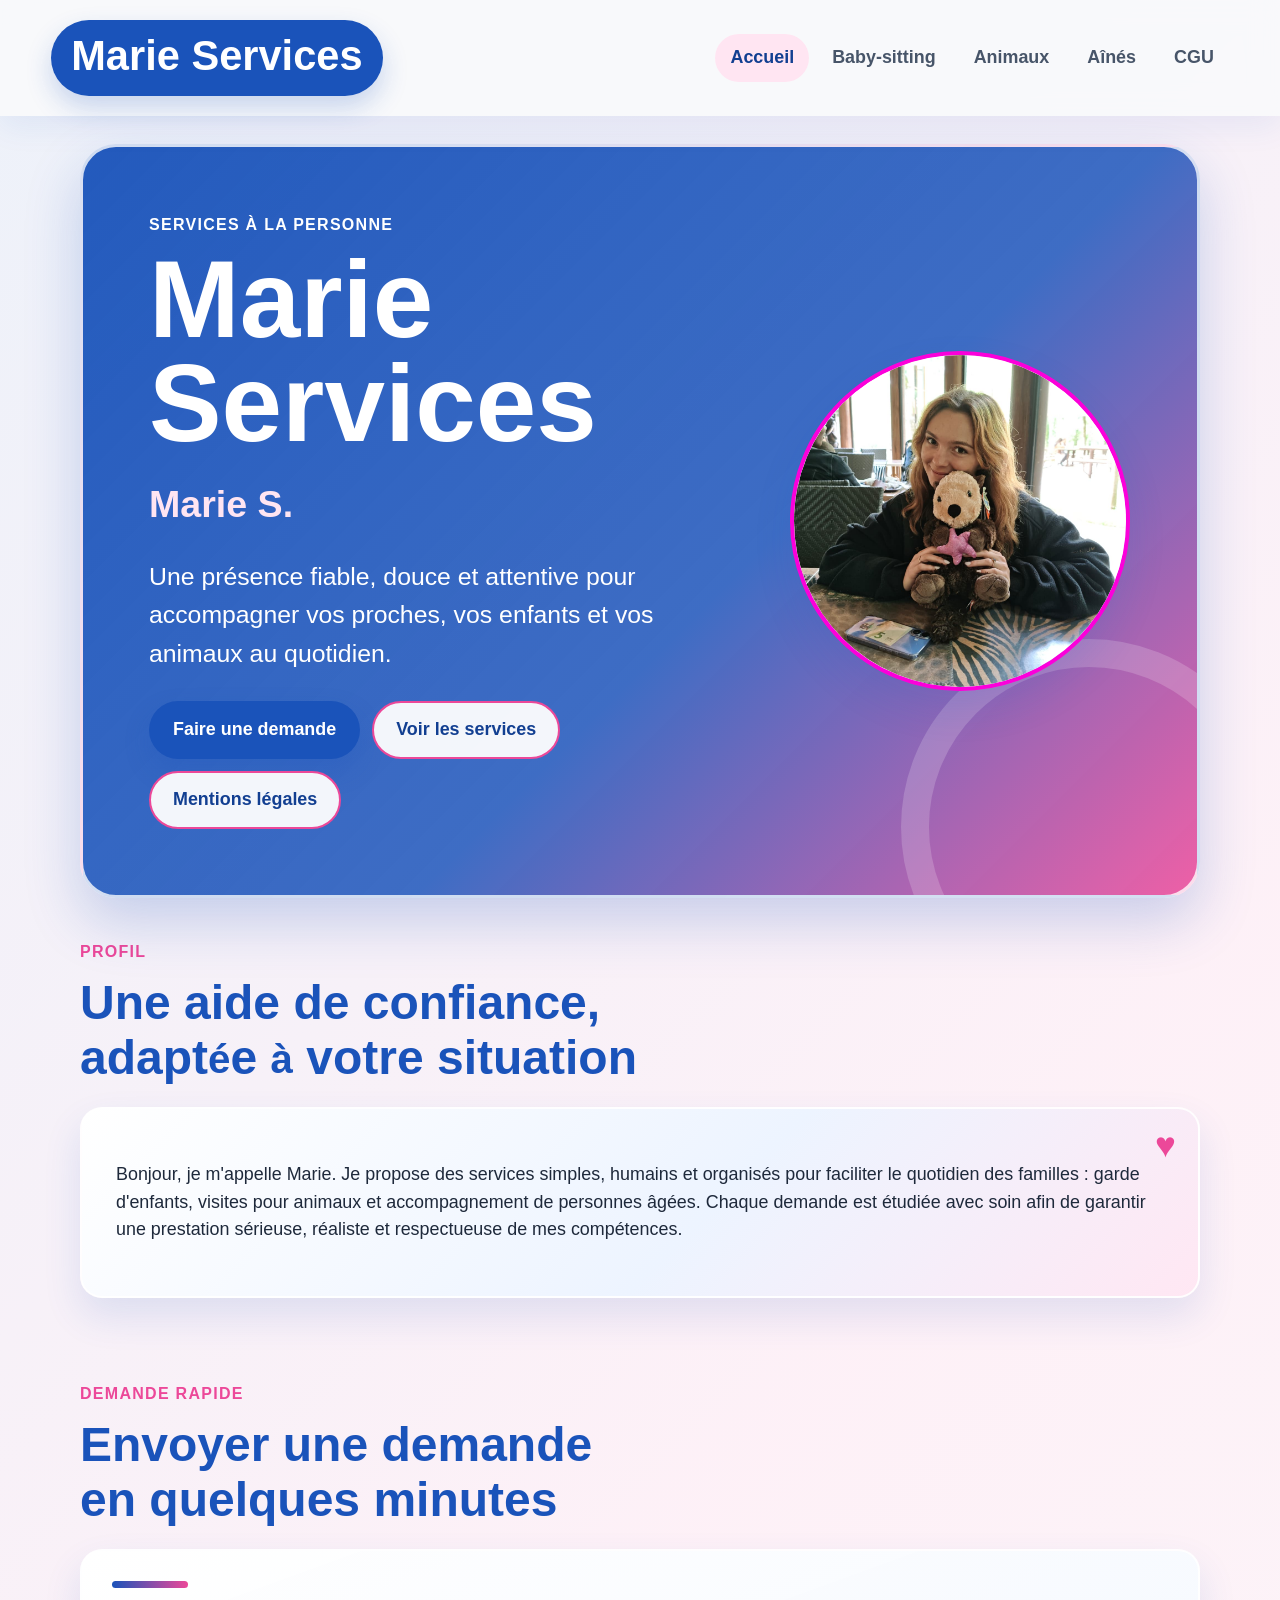
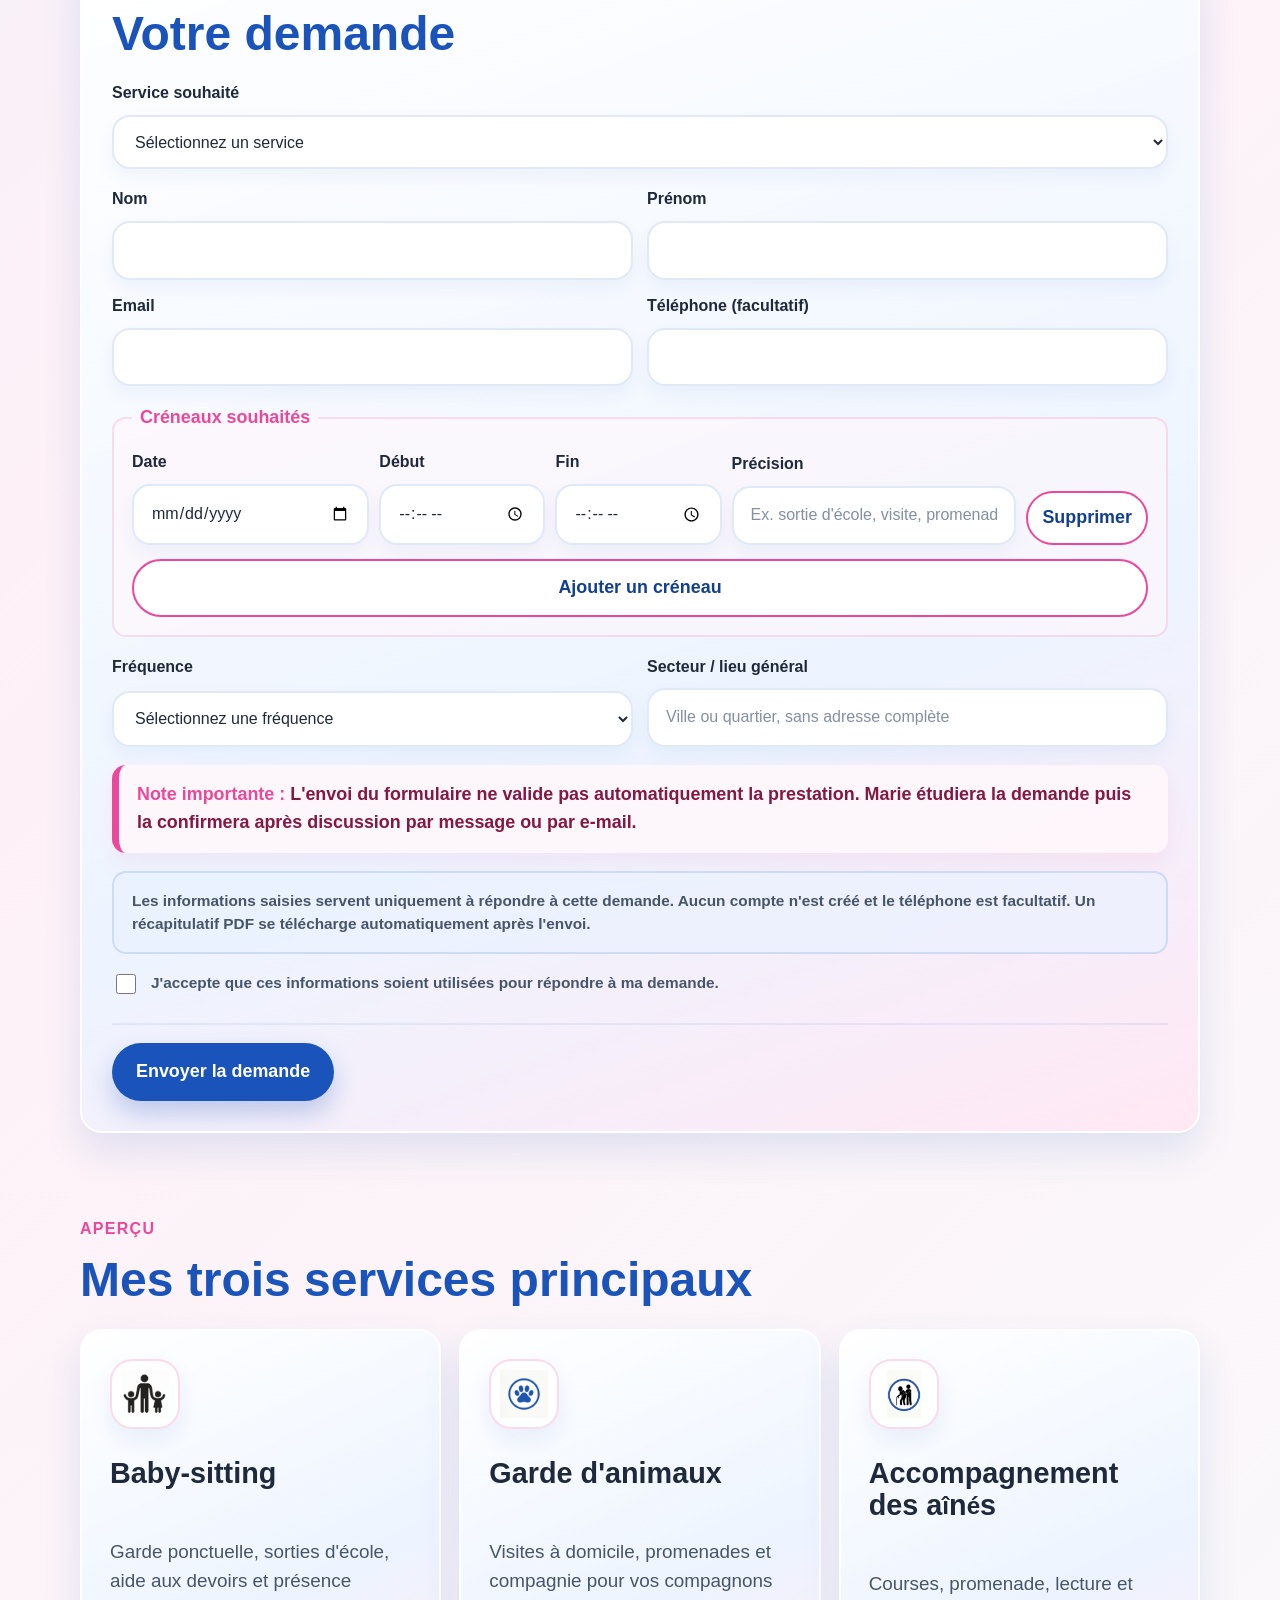
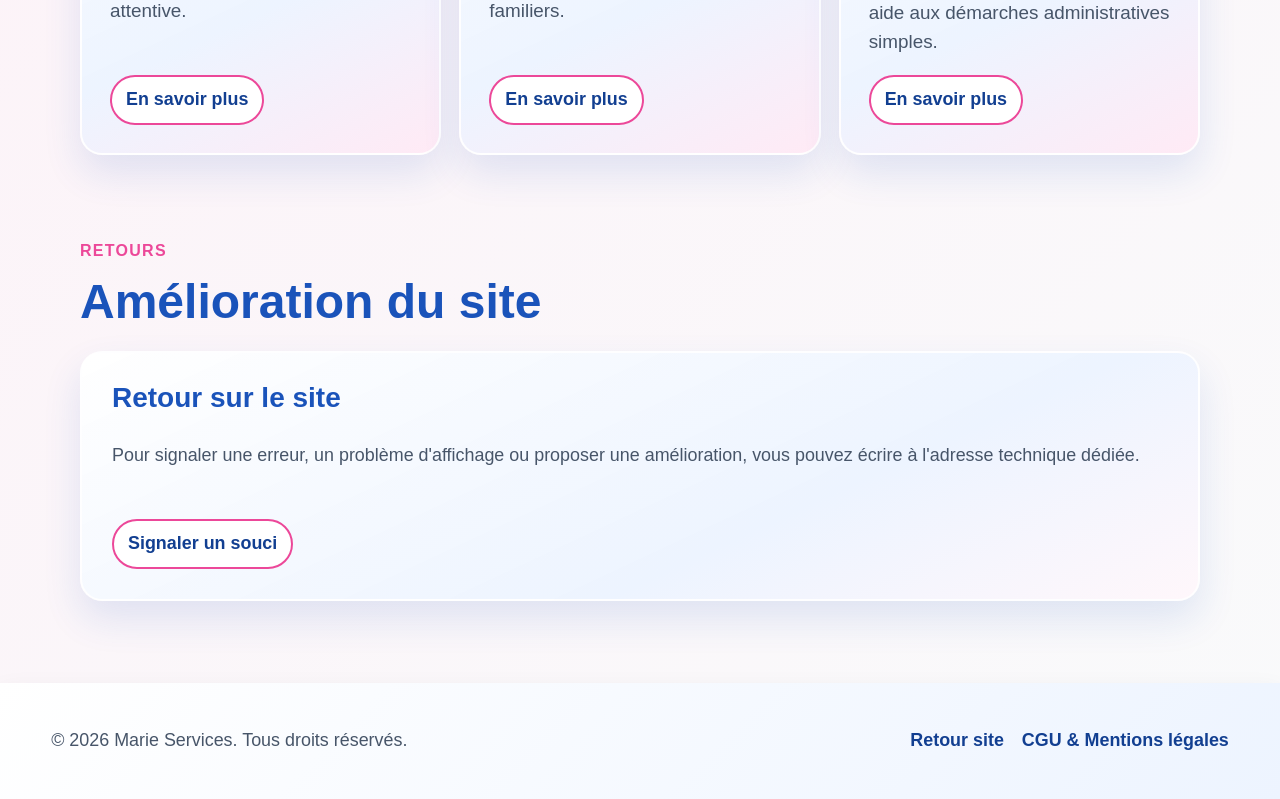
<file: index.html>
<!DOCTYPE html>
<html lang="fr">
<head>
  <meta charset="UTF-8">
  <meta name="viewport" content="width=device-width, initial-scale=1.0">
  <meta name="description" content="Services de baby-sitting, garde d'animaux et accompagnement des aînés.">
  <title>Marie Services - Accueil</title>
  <link rel="stylesheet" href="style.css">
  <script src="script.js" defer></script>
</head>
<body>
  <header class="site-header">
    <a class="site-brand" href="index.html" aria-label="Marie Services, retour à l'accueil">Marie Services</a>
    <button class="nav-toggle" type="button" aria-expanded="false" aria-controls="main-nav">
      <span class="sr-only">Ouvrir le menu</span>
      <span aria-hidden="true"></span>
      <span aria-hidden="true"></span>
      <span aria-hidden="true"></span>
    </button>
    <nav class="main-nav" id="main-nav" aria-label="Navigation principale">
      <a href="index.html">Accueil</a>
      <a href="babysitting.html">Baby-sitting</a>
      <a href="animaux.html">Animaux</a>
      <a href="seniors.html">Aînés</a>
      <a href="cgu.html">CGU</a>
    </nav>
  </header>

  <main>
    <section class="hero hero-home">
      <div class="hero-content">
        <p class="eyebrow">Services à la personne</p>
        <h1>Marie Services</h1>
        <p class="hero-name">Marie S.</p>
        <p class="hero-text">Une présence fiable, douce et attentive pour accompagner vos proches, vos enfants et vos animaux au quotidien.</p>
        <div class="hero-actions">
          <a class="btn btn-primary" href="#demande-rapide">Faire une demande</a>
          <a class="btn btn-secondary" href="#services-title">Voir les services</a>
          <a class="btn btn-secondary" href="cgu.html">Mentions légales</a>
        </div>
      </div>
      <div class="profile-frame" aria-label="Emplacement photo de profil">
        <img src="imgs/marie_pdp.jpeg" alt="Portrait de Marie" onerror="this.style.display='none'; this.nextElementSibling.style.display='grid';">
        <span class="profile-placeholder" aria-hidden="true">Photo</span>
      </div>
    </section>

    <section class="section">
      <div class="section-heading">
        <p class="eyebrow">Profil</p>
        <h2>Une aide de confiance, <span class="no-break">adapt<span class="accent-char">é</span>e</span> <span class="accent-char">à</span> votre situation</h2>
      </div>
      <article class="intro-card">
        <p>
          Bonjour, je m'appelle Marie. Je propose des services simples, humains et organisés pour faciliter le quotidien des familles : garde d'enfants, visites pour animaux et accompagnement de personnes âgées. Chaque demande est étudiée avec soin afin de garantir une prestation sérieuse, réaliste et respectueuse de mes compétences.
        </p>
      </article>
    </section>

    <section class="section quick-request" aria-labelledby="quick-request-title" id="demande-rapide">
      <div class="section-heading">
        <p class="eyebrow">Demande rapide</p>
        <h2 id="quick-request-title">Envoyer une demande en quelques minutes</h2>
      </div>
      <section class="form-card printable-request" aria-labelledby="quick-form-title">
        <h2 id="quick-form-title">Votre demande</h2>
        <form class="service-form" action="https://formspree.io/f/mredkryn" method="POST" data-service="Demande rapide">
          <input type="hidden" name="_subject" value="Nouvelle demande - Marie Services">
          <label class="honeypot-field" aria-hidden="true">Ne pas remplir ce champ
            <input type="text" name="_gotcha" tabindex="-1" autocomplete="off">
          </label>
          <label>Service souhaité
            <select name="service" required>
              <option value="" disabled selected hidden>Sélectionnez un service</option>
              <option>Baby-sitting</option>
              <option>Garde d'animaux</option>
              <option>Accompagnement des aînés</option>
              <option>Autre / Demande personnalisée</option>
            </select>
          </label>
          <div class="form-grid">
            <label>Nom
              <input type="text" name="nom" autocomplete="family-name" maxlength="80" required>
            </label>
            <label>Prénom
              <input type="text" name="prenom" autocomplete="given-name" maxlength="80" required>
            </label>
            <label>Email
              <input type="email" name="email" autocomplete="email" maxlength="120" required>
            </label>
            <label>Téléphone (facultatif)
              <input type="tel" name="telephone" autocomplete="tel" maxlength="30">
            </label>
          </div>
          <fieldset class="schedule-fieldset">
            <legend>Créneaux souhaités</legend>
            <div class="schedule-list">
              <div class="schedule-row">
                <label>Date
                  <input type="date" name="creneau_date[]" required>
                </label>
                <label>Début
                  <input type="time" name="creneau_debut[]" required>
                </label>
                <label>Fin
                  <input type="time" name="creneau_fin[]" required>
                </label>
                <label>Précision
                  <input type="text" name="creneau_note[]" maxlength="140" placeholder="Ex. sortie d'école, visite, promenade...">
                </label>
                <button class="btn btn-small remove-schedule" type="button" hidden>Supprimer</button>
              </div>
            </div>
            <button class="btn btn-secondary add-schedule" type="button">Ajouter un créneau</button>
          </fieldset>

          <div class="form-grid">
            <label>Fréquence
              <select name="frequence" required>
                <option value="" disabled selected hidden>Sélectionnez une fréquence</option>
                <option>Demande ponctuelle</option>
                <option>Besoin régulier</option>
                <option>À définir ensemble</option>
              </select>
            </label>
            <label>Secteur / lieu général
              <input type="text" name="secteur" maxlength="120" placeholder="Ville ou quartier, sans adresse complète" required>
            </label>
          </div>

          <fieldset class="service-details" data-detail-panel="Baby-sitting" hidden disabled>
            <legend>Précisions baby-sitting</legend>
            <label>Type de demande
              <select name="prestation_babysitting" data-custom-trigger>
                <option value="" disabled selected hidden>Sélectionnez une prestation</option>
                <option>Garde ponctuelle en soirée</option>
                <option>Sortie d'école + aide aux devoirs</option>
                <option>Garde le mercredi en journée</option>
                <option>Autre / Demande particulière</option>
              </select>
            </label>
            <div class="form-grid">
              <label>Nombre d'enfants
                <input type="number" name="nombre_enfants" min="1" max="6">
              </label>
              <label>Âge(s) des enfants
                <input type="text" name="ages_enfants" maxlength="120" placeholder="Ex. 4 ans et 8 ans">
              </label>
            </div>
            <label>Allergies, santé ou choses à savoir
              <textarea name="consignes_enfants" rows="3" maxlength="700" placeholder="Allergies, traitement à connaître, routine du coucher, devoirs..."></textarea>
            </label>
            <label class="custom-detail" hidden>Demande personnalisée
              <textarea name="details_babysitting" rows="4" maxlength="900" disabled></textarea>
            </label>
          </fieldset>

          <fieldset class="service-details" data-detail-panel="Garde d'animaux" hidden disabled>
            <legend>Précisions garde d'animaux</legend>
            <label>Type de demande
              <select name="prestation_animaux" data-custom-trigger>
                <option value="" disabled selected hidden>Sélectionnez une prestation</option>
                <option>Visite à domicile (nourriture / litière)</option>
                <option>Promenade de chien</option>
                <option>Garde à la journée</option>
                <option>Autre / Demande particulière</option>
              </select>
            </label>
            <div class="form-grid">
              <label>Animal concerné
                <input type="text" name="animal_concerne" maxlength="120" placeholder="Ex. chat, chien, lapin...">
              </label>
              <label>Nombre d'animaux
                <input type="number" name="nombre_animaux" min="1" max="8">
              </label>
              <label>Taille / tempérament du chien
                <input type="text" name="taille_temperament_chien" maxlength="160" placeholder="Si chien : taille, énergie, comportement">
              </label>
              <label>Habitudes importantes
                <input type="text" name="habitudes_animal" maxlength="180" placeholder="Repas, sortie, litière, peur, fugue...">
              </label>
            </div>
            <label>Allergies, santé ou consignes importantes
              <textarea name="consignes_animaux" rows="3" maxlength="700" placeholder="Traitement, comportement, interdits, vétérinaire à prévenir..."></textarea>
            </label>
            <label class="custom-detail" hidden>Demande particulière
              <textarea name="details_animaux" rows="4" maxlength="900" disabled></textarea>
            </label>
          </fieldset>

          <fieldset class="service-details" data-detail-panel="Accompagnement des aînés" hidden disabled>
            <legend>Précisions accompagnement</legend>
            <label>Type de demande
              <select name="prestation_seniors" data-custom-trigger>
                <option value="" disabled selected hidden>Sélectionnez une prestation</option>
                <option>Accompagnement aux courses</option>
                <option>Promenade et lecture / compagnie</option>
                <option>Aide aux démarches administratives simples</option>
                <option>Autre / Demande particulière</option>
              </select>
            </label>
            <div class="form-grid">
              <label>Personne concernée
                <input type="text" name="personne_concernee" maxlength="120" placeholder="Ex. parent, grand-parent, voisin...">
              </label>
              <label>Mobilité / déplacement
                <input type="text" name="mobilite" maxlength="160" placeholder="Ex. marche seule, canne, besoin d'accompagnement">
              </label>
            </div>
            <label>Habitudes, allergies ou points de vigilance
              <textarea name="consignes_seniors" rows="3" maxlength="700" placeholder="Rythme, fatigue, allergies, limites, démarches prévues..."></textarea>
            </label>
            <label class="custom-detail" hidden>Demande particulière
              <textarea name="details_seniors" rows="4" maxlength="900" disabled></textarea>
            </label>
          </fieldset>

          <fieldset class="service-details" data-detail-panel="Autre / Demande personnalisée" hidden disabled>
            <legend>Demande personnalisée</legend>
            <p class="custom-message">Expliquez uniquement ce qui sort des propositions du formulaire.</p>
            <label>Votre demande
              <textarea name="details_personnalises" rows="5" maxlength="1200" disabled required></textarea>
            </label>
          </fieldset>
          <div class="notice strong-notice">
            <strong>Note importante :</strong> L'envoi du formulaire ne valide pas automatiquement la prestation. Marie étudiera la demande puis la confirmera après discussion par message ou par e-mail.
          </div>
          <p class="privacy-note">
            Les informations saisies servent uniquement à répondre à cette demande. Aucun compte n'est créé et le téléphone est facultatif. Un récapitulatif PDF se télécharge automatiquement après l'envoi.
          </p>
          <label class="checkbox-label">
            <input type="checkbox" name="consentement" value="oui" required>
            <span>J'accepte que ces informations soient utilisées pour répondre à ma demande.</span>
          </label>
          <div class="form-actions">
            <button class="btn btn-primary" type="submit">Envoyer la demande</button>
          </div>
        </form>
      </section>
    </section>

    <section class="section services-preview" aria-labelledby="services-title">
      <div class="section-heading">
        <p class="eyebrow">Aperçu</p>
        <h2 id="services-title">Mes trois services principaux</h2>
      </div>
      <div class="preview-grid">
        <article class="service-card">
          <span class="service-icon" aria-hidden="true">
            <img src="imgs/baby-sitting.png" alt="">
          </span>
          <h3>Baby-sitting</h3>
          <p>Garde ponctuelle, sorties d'école, aide aux devoirs et présence attentive.</p>
          <a class="btn btn-small" href="babysitting.html">En savoir plus</a>
        </article>
        <article class="service-card">
          <span class="service-icon" aria-hidden="true">
            <img src="imgs/garde_animal.png" alt="">
          </span>
          <h3>Garde d'animaux</h3>
          <p>Visites à domicile, promenades et compagnie pour vos compagnons familiers.</p>
          <a class="btn btn-small" href="animaux.html">En savoir plus</a>
        </article>
        <article class="service-card">
          <span class="service-icon" aria-hidden="true">
            <img src="imgs/aide_senior.png" alt="">
          </span>
          <h3>Accompagnement des <span class="no-break">a<span class="accent-char">î</span>n<span class="accent-char">é</span>s</span></h3>
          <p>Courses, promenade, lecture et aide aux démarches administratives simples.</p>
          <a class="btn btn-small" href="seniors.html">En savoir plus</a>
        </article>
      </div>
    </section>

    <section class="section feedback-section" aria-labelledby="feedback-title">
      <div class="section-heading">
        <p class="eyebrow">Retours</p>
        <h2 id="feedback-title">Amélioration du site</h2>
      </div>
      <article class="feedback-card">
        <h3>Retour sur le site</h3>
        <p>
          Pour signaler une erreur, un problème d'affichage ou proposer une amélioration, vous pouvez écrire à l'adresse technique dédiée.
        </p>
        <button class="btn btn-small feedback-toggle" type="button">Signaler un souci</button>
      </article>
    </section>
  </main>

  <footer class="site-footer">
    <p>&copy; 2026 Marie Services. Tous droits réservés.</p>
    <div class="footer-links">
      <button class="footer-link-button feedback-toggle" type="button">Retour site</button>
      <a href="cgu.html">CGU & Mentions légales</a>
    </div>
  </footer>

  <div class="feedback-popover" role="dialog" aria-modal="true" aria-labelledby="feedback-popover-title" hidden>
    <div class="feedback-popover-panel">
      <button class="feedback-close" type="button" aria-label="Fermer">×</button>
      <h2 id="feedback-popover-title">Signaler un souci</h2>
      <p>
        Un souci peut être une faute, un lien cassé, un problème d'affichage, une information peu claire ou une amélioration à proposer.
      </p>
      <label>Adresse de contact
        <input class="feedback-email" type="text" value="retours-site@marie-services.fr" readonly>
      </label>
      <button class="btn btn-primary copy-feedback-email" type="button">Copier l'adresse</button>
      <p class="copy-status" role="status" aria-live="polite" hidden></p>
    </div>
  </div>
</body>
</html>
</file>
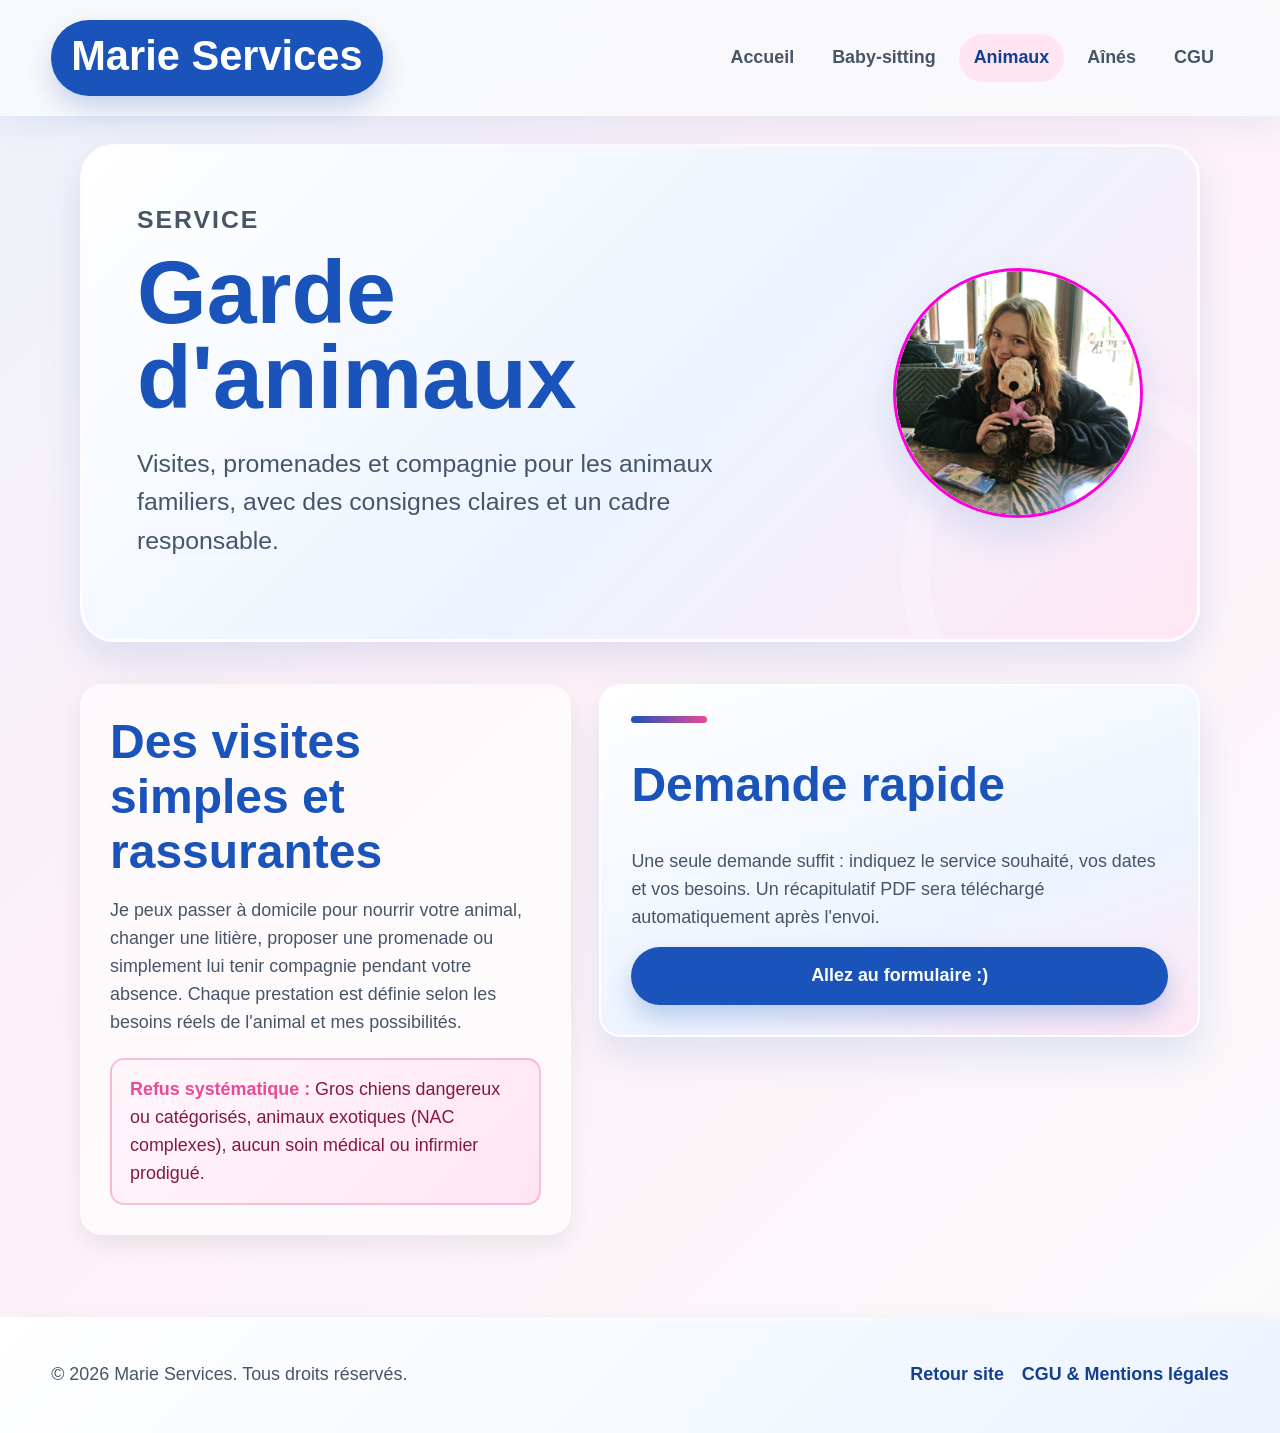
<file: animaux.html>
<!DOCTYPE html>
<html lang="fr">
<head>
  <meta charset="UTF-8">
  <meta name="viewport" content="width=device-width, initial-scale=1.0">
  <meta name="description" content="Service de garde d'animaux, visites à domicile et promenades.">
  <title>Marie Services - Garde d'animaux</title>
  <link rel="stylesheet" href="style.css">
  <script src="script.js" defer></script>
</head>
<body>
  <header class="site-header">
    <a class="site-brand" href="index.html" aria-label="Marie Services, retour à l'accueil">Marie Services</a>
    <button class="nav-toggle" type="button" aria-expanded="false" aria-controls="main-nav">
      <span class="sr-only">Ouvrir le menu</span>
      <span aria-hidden="true"></span>
      <span aria-hidden="true"></span>
      <span aria-hidden="true"></span>
    </button>
    <nav class="main-nav" id="main-nav" aria-label="Navigation principale">
      <a href="index.html">Accueil</a>
      <a href="babysitting.html">Baby-sitting</a>
      <a href="animaux.html">Animaux</a>
      <a href="seniors.html">Aînés</a>
      <a href="cgu.html">CGU</a>
    </nav>
  </header>

  <main>
    <section class="page-hero">
      <div>
        <p class="eyebrow">Service</p>
        <h1>Garde d'animaux</h1>
        <p>Visites, promenades et compagnie pour les animaux familiers, avec des consignes claires et un cadre responsable.</p>
      </div>
      <div class="profile-frame profile-frame-small" aria-label="Photo de profil">
        <img src="imgs/marie_pdp.jpeg" alt="Portrait de Marie" onerror="this.style.display='none'; this.nextElementSibling.style.display='grid';">
        <span class="profile-placeholder" aria-hidden="true">Photo</span>
      </div>
    </section>

    <section class="two-column section">
      <div class="content-panel">
        <h2>Des visites simples et rassurantes</h2>
        <p>
          Je peux passer à domicile pour nourrir votre animal, changer une litière, proposer une promenade ou simplement lui tenir compagnie pendant votre absence. Chaque prestation est définie selon les besoins réels de l'animal et mes possibilités.
        </p>
        <div class="alert-box">
          <strong>Refus systématique :</strong> Gros chiens dangereux ou catégorisés, animaux exotiques (NAC complexes), aucun soin médical ou infirmier prodigué.
        </div>
      </div>

      <aside class="form-card action-panel" aria-labelledby="action-title">
        <h2 id="action-title">Demande rapide</h2>
        <p>Une seule demande suffit : indiquez le service souhaité, vos dates et vos besoins. Un récapitulatif PDF sera téléchargé automatiquement après l'envoi.</p>
        <a class="btn btn-primary" href="index.html#demande-rapide">Allez au formulaire  :)</a>
      </aside>
    </section>
  </main>

  <footer class="site-footer">
    <p>&copy; 2026 Marie Services. Tous droits réservés.</p>
    <div class="footer-links">
      <button class="footer-link-button feedback-toggle" type="button">Retour site</button>
      <a href="cgu.html">CGU & Mentions légales</a>
    </div>
  </footer>

  <div class="feedback-popover" role="dialog" aria-modal="true" aria-labelledby="feedback-popover-title" hidden>
    <div class="feedback-popover-panel">
      <button class="feedback-close" type="button" aria-label="Fermer">×</button>
      <h2 id="feedback-popover-title">Signaler un souci</h2>
      <p>
        Un souci peut être une faute, un lien cassé, un problème d'affichage, une information peu claire ou une amélioration à proposer. N'hésitez surtout pas si vous avez des idées !?
      </p>
      <label>Adresse de contact
        <input class="feedback-email" type="text" value="retours-site@marie-services.fr" readonly>
      </label>
      <button class="btn btn-primary copy-feedback-email" type="button">Copier l'adresse</button>
      <p class="copy-status" role="status" aria-live="polite" hidden></p>
    </div>
  </div>
</body>
</html>
</file>
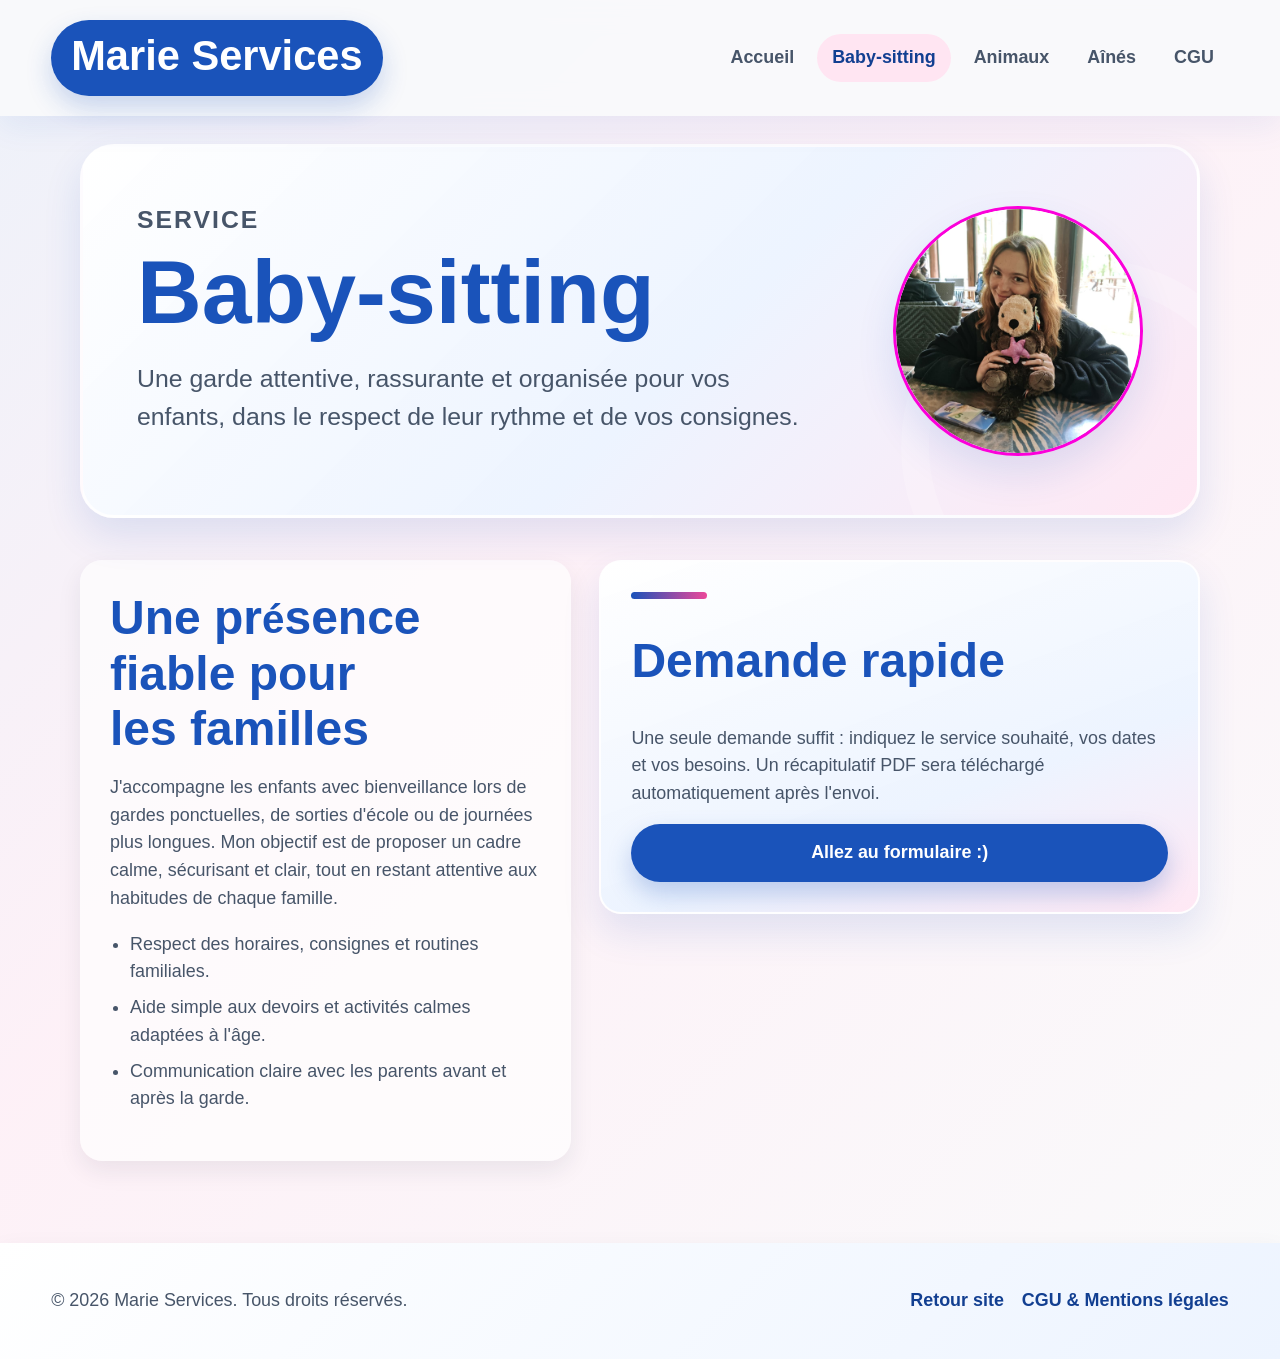
<file: babysitting.html>
<!DOCTYPE html>
<html lang="fr">
<head>
  <meta charset="UTF-8">
  <meta name="viewport" content="width=device-width, initial-scale=1.0">
  <meta name="description" content="Service de baby-sitting ponctuel, sortie d'école et garde du mercredi.">
  <title>Marie Services - Baby-sitting</title>
  <link rel="stylesheet" href="style.css">
  <script src="script.js" defer></script>
</head>
<body>
  <header class="site-header">
    <a class="site-brand" href="index.html" aria-label="Marie Services, retour à l'accueil">Marie Services</a>
    <button class="nav-toggle" type="button" aria-expanded="false" aria-controls="main-nav">
      <span class="sr-only">Ouvrir le menu</span>
      <span aria-hidden="true"></span>
      <span aria-hidden="true"></span>
      <span aria-hidden="true"></span>
    </button>
    <nav class="main-nav" id="main-nav" aria-label="Navigation principale">
      <a href="index.html">Accueil</a>
      <a href="babysitting.html">Baby-sitting</a>
      <a href="animaux.html">Animaux</a>
      <a href="seniors.html">Aînés</a>
      <a href="cgu.html">CGU</a>
    </nav>
  </header>

  <main>
    <section class="page-hero">
      <div>
        <p class="eyebrow">Service</p>
        <h1>Baby-sitting</h1>
        <p>Une garde attentive, rassurante et organisée pour vos enfants, dans le respect de leur rythme et de vos consignes.</p>
      </div>
      <div class="profile-frame profile-frame-small" aria-label="Photo de profil">
        <img src="imgs/marie_pdp.jpeg" alt="Portrait de Marie" onerror="this.style.display='none'; this.nextElementSibling.style.display='grid';">
        <span class="profile-placeholder" aria-hidden="true">Photo</span>
      </div>
    </section>

    <section class="two-column section">
      <div class="content-panel">
        <h2>Une <span class="no-break">pr<span class="accent-char">é</span>sence</span> fiable pour les familles</h2>
        <p>
          J'accompagne les enfants avec bienveillance lors de gardes ponctuelles, de sorties d'école ou de journées plus longues. Mon objectif est de proposer un cadre calme, sécurisant et clair, tout en restant attentive aux habitudes de chaque famille.
        </p>
        <ul class="check-list">
          <li>Respect des horaires, consignes et routines familiales.</li>
          <li>Aide simple aux devoirs et activités calmes adaptées à l'âge.</li>
          <li>Communication claire avec les parents avant et après la garde.</li>
        </ul>
      </div>

      <aside class="form-card action-panel" aria-labelledby="action-title">
        <h2 id="action-title">Demande rapide</h2>
        <p>Une seule demande suffit : indiquez le service souhaité, vos dates et vos besoins. Un récapitulatif PDF sera téléchargé automatiquement après l'envoi.</p>
        <a class="btn btn-primary" href="index.html#demande-rapide">Allez au formulaire  :)</a>
      </aside>
    </section>
  </main>

  <footer class="site-footer">
    <p>&copy; 2026 Marie Services. Tous droits réservés.</p>
    <div class="footer-links">
      <button class="footer-link-button feedback-toggle" type="button">Retour site</button>
      <a href="cgu.html">CGU & Mentions légales</a>
    </div>
  </footer>

  <div class="feedback-popover" role="dialog" aria-modal="true" aria-labelledby="feedback-popover-title" hidden>
    <div class="feedback-popover-panel">
      <button class="feedback-close" type="button" aria-label="Fermer">×</button>
      <h2 id="feedback-popover-title">Signaler un souci</h2>
      <p>
        Un souci peut être une faute, un lien cassé, un problème d'affichage, une information peu claire ou une amélioration à proposer.
      </p>
      <label>Adresse de contact
        <input class="feedback-email" type="text" value="retours-site@marie-services.fr" readonly>
      </label>
      <button class="btn btn-primary copy-feedback-email" type="button">Copier l'adresse</button>
      <p class="copy-status" role="status" aria-live="polite" hidden></p>
    </div>
  </div>
</body>
</html>
</file>
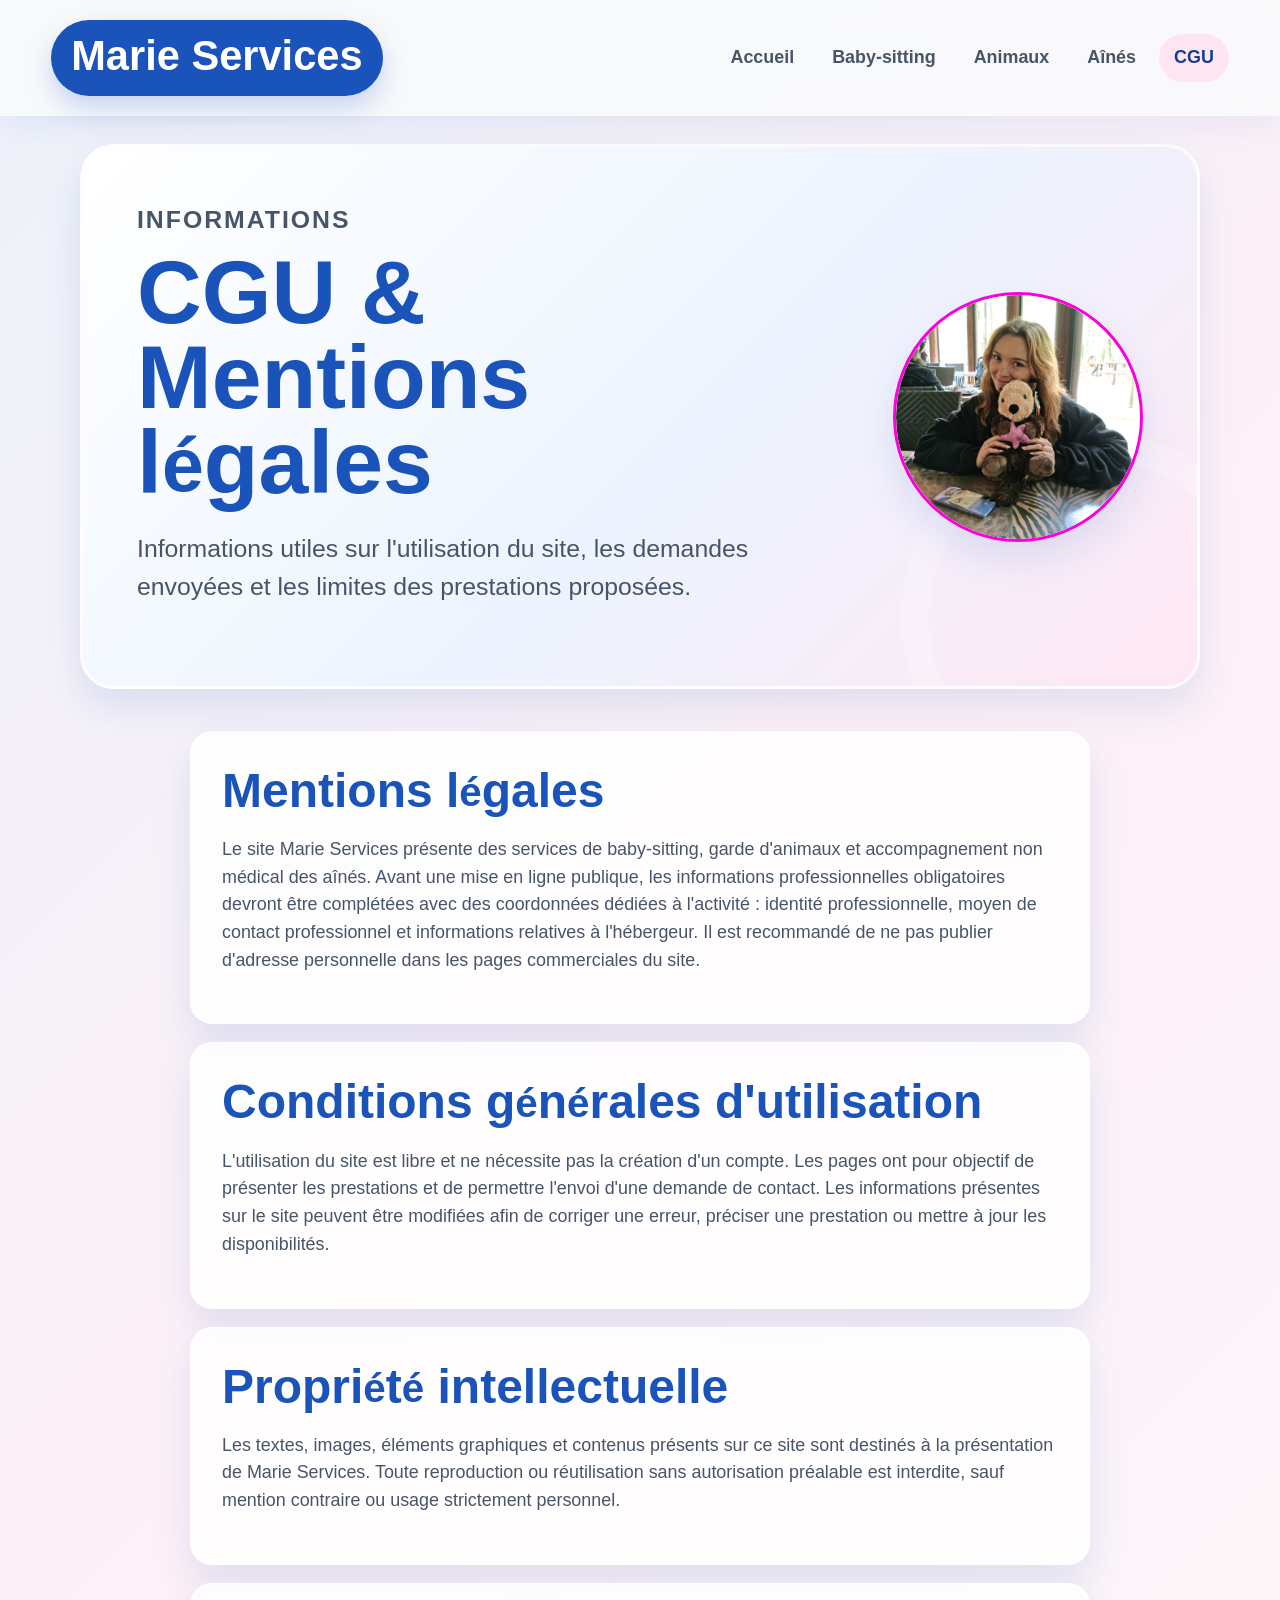
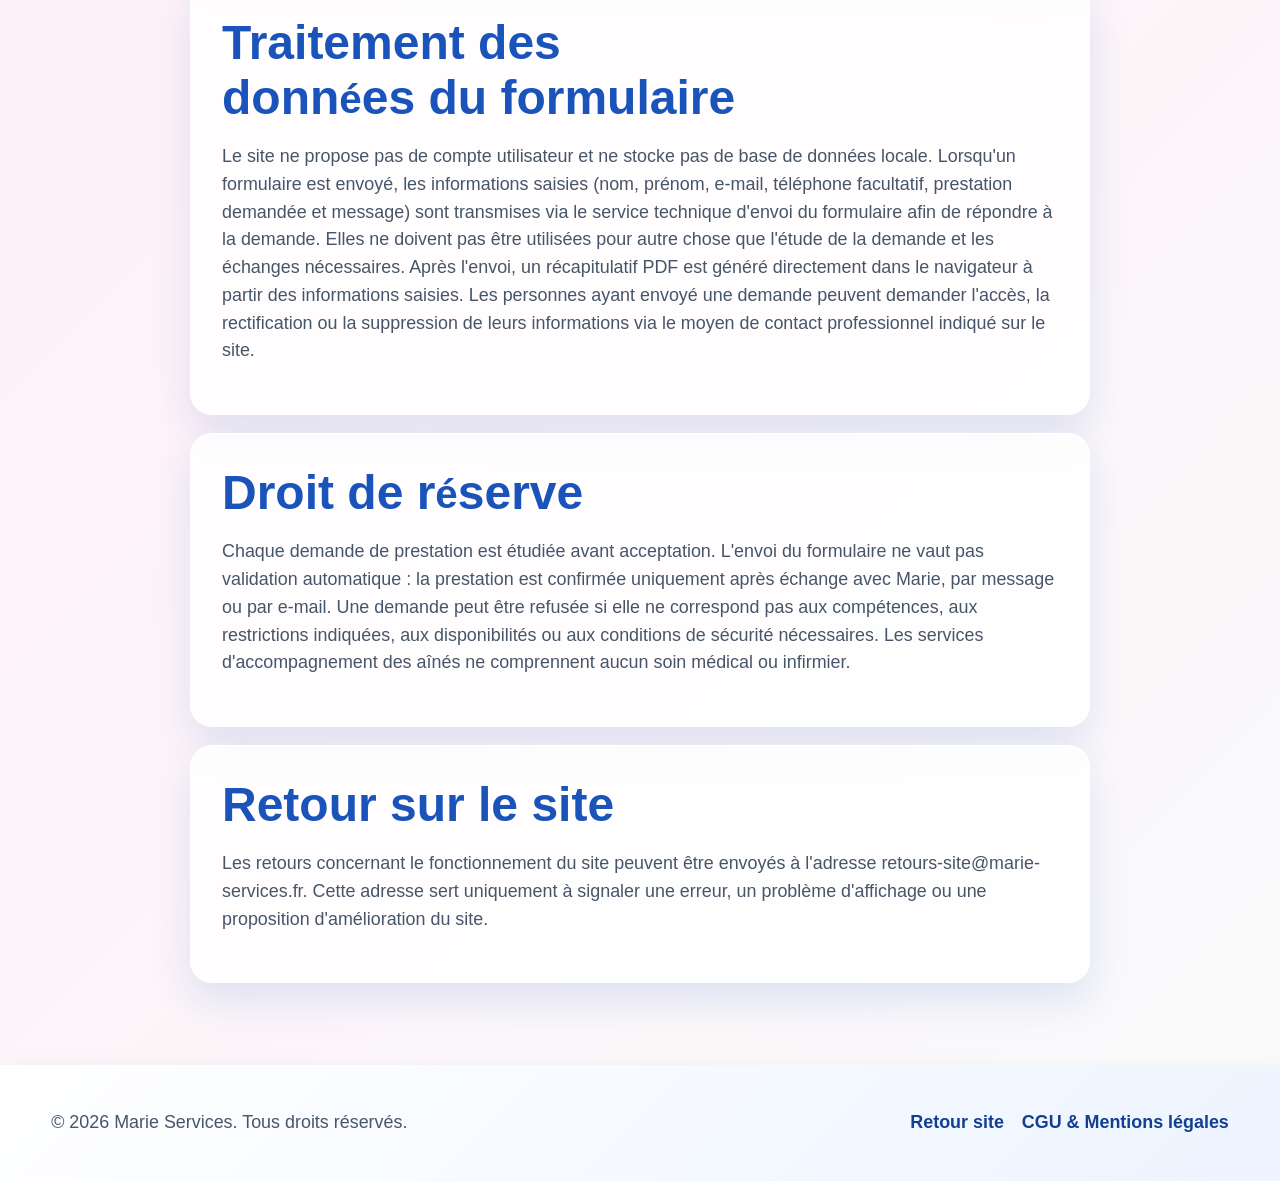
<file: cgu.html>
<!DOCTYPE html>
<html lang="fr">
<head>
  <meta charset="UTF-8">
  <meta name="viewport" content="width=device-width, initial-scale=1.0">
  <meta name="description" content="CGU et mentions légales de Marie Services.">
  <title>Marie Services - CGU & Mentions légales</title>
  <link rel="stylesheet" href="style.css">
  <script src="script.js" defer></script>
</head>
<body>
  <header class="site-header">
    <a class="site-brand" href="index.html" aria-label="Marie Services, retour à l'accueil">Marie Services</a>
    <button class="nav-toggle" type="button" aria-expanded="false" aria-controls="main-nav">
      <span class="sr-only">Ouvrir le menu</span>
      <span aria-hidden="true"></span>
      <span aria-hidden="true"></span>
      <span aria-hidden="true"></span>
    </button>
    <nav class="main-nav" id="main-nav" aria-label="Navigation principale">
      <a href="index.html">Accueil</a>
      <a href="babysitting.html">Baby-sitting</a>
      <a href="animaux.html">Animaux</a>
      <a href="seniors.html">Aînés</a>
      <a href="cgu.html">CGU</a>
    </nav>
  </header>

  <main>
    <section class="page-hero">
      <div>
        <p class="eyebrow">Informations</p>
        <h1>CGU & Mentions <span class="no-break">l<span class="accent-char">é</span>gales</span></h1>
        <p>Informations utiles sur l'utilisation du site, les demandes envoyées et les limites des prestations proposées.</p>
      </div>
      <div class="profile-frame profile-frame-small" aria-label="Photo de profil">
        <img src="imgs/marie_pdp.jpeg" alt="Portrait de Marie" onerror="this.style.display='none'; this.nextElementSibling.style.display='grid';">
        <span class="profile-placeholder" aria-hidden="true">Photo</span>
      </div>
    </section>

    <section class="legal-content section">
      <article>
        <h2>Mentions <span class="no-break">l<span class="accent-char">é</span>gales</span></h2>
        <p>
          Le site Marie Services présente des services de baby-sitting, garde d'animaux et accompagnement non médical des aînés. Avant une mise en ligne publique, les informations professionnelles obligatoires devront être complétées avec des coordonnées dédiées à l'activité : identité professionnelle, moyen de contact professionnel et informations relatives à l'hébergeur. Il est recommandé de ne pas publier d'adresse personnelle dans les pages commerciales du site.
        </p>
      </article>
      <article>
        <h2>Conditions <span class="no-break">g<span class="accent-char">é</span>n<span class="accent-char">é</span>rales</span> d'utilisation</h2>
        <p>
          L'utilisation du site est libre et ne nécessite pas la création d'un compte. Les pages ont pour objectif de présenter les prestations et de permettre l'envoi d'une demande de contact. Les informations présentes sur le site peuvent être modifiées afin de corriger une erreur, préciser une prestation ou mettre à jour les disponibilités.
        </p>
      </article>
      <article>
        <h2><span class="no-break">Propri<span class="accent-char">é</span>t<span class="accent-char">é</span></span> intellectuelle</h2>
        <p>
          Les textes, images, éléments graphiques et contenus présents sur ce site sont destinés à la présentation de Marie Services. Toute reproduction ou réutilisation sans autorisation préalable est interdite, sauf mention contraire ou usage strictement personnel.
        </p>
      </article>
      <article>
        <h2>Traitement des <span class="no-break">donn<span class="accent-char">é</span>es</span> du formulaire</h2>
        <p>
          Le site ne propose pas de compte utilisateur et ne stocke pas de base de données locale. Lorsqu'un formulaire est envoyé, les informations saisies (nom, prénom, e-mail, téléphone facultatif, prestation demandée et message) sont transmises via le service technique d'envoi du formulaire afin de répondre à la demande. Elles ne doivent pas être utilisées pour autre chose que l'étude de la demande et les échanges nécessaires. Après l'envoi, un récapitulatif PDF est généré directement dans le navigateur à partir des informations saisies. Les personnes ayant envoyé une demande peuvent demander l'accès, la rectification ou la suppression de leurs informations via le moyen de contact professionnel indiqué sur le site.
        </p>
      </article>
      <article>
        <h2>Droit de <span class="no-break">r<span class="accent-char">é</span>serve</span></h2>
        <p>
          Chaque demande de prestation est étudiée avant acceptation. L'envoi du formulaire ne vaut pas validation automatique : la prestation est confirmée uniquement après échange avec Marie, par message ou par e-mail. Une demande peut être refusée si elle ne correspond pas aux compétences, aux restrictions indiquées, aux disponibilités ou aux conditions de sécurité nécessaires. Les services d'accompagnement des aînés ne comprennent aucun soin médical ou infirmier.
        </p>
      </article>
      <article>
        <h2>Retour sur le site</h2>
        <p>
          Les retours concernant le fonctionnement du site peuvent être envoyés à l'adresse retours-site@marie-services.fr. Cette adresse sert uniquement à signaler une erreur, un problème d'affichage ou une proposition d'amélioration du site.
        </p>
      </article>
    </section>
  </main>

  <footer class="site-footer">
    <p>&copy; 2026 Marie Services. Tous droits réservés.</p>
    <div class="footer-links">
      <button class="footer-link-button feedback-toggle" type="button">Retour site</button>
      <a href="cgu.html">CGU & Mentions légales</a>
    </div>
  </footer>

  <div class="feedback-popover" role="dialog" aria-modal="true" aria-labelledby="feedback-popover-title" hidden>
    <div class="feedback-popover-panel">
      <button class="feedback-close" type="button" aria-label="Fermer">×</button>
      <h2 id="feedback-popover-title">Signaler un souci</h2>
      <p>
        Un souci peut être une faute, un lien cassé, un problème d'affichage, une information peu claire ou une amélioration à proposer.
      </p>
      <label>Adresse de contact
        <input class="feedback-email" type="text" value="retours-site@marie-services.fr" readonly>
      </label>
      <button class="btn btn-primary copy-feedback-email" type="button">Copier l'adresse</button>
      <p class="copy-status" role="status" aria-live="polite" hidden></p>
    </div>
  </div>
</body>
</html>
</file>
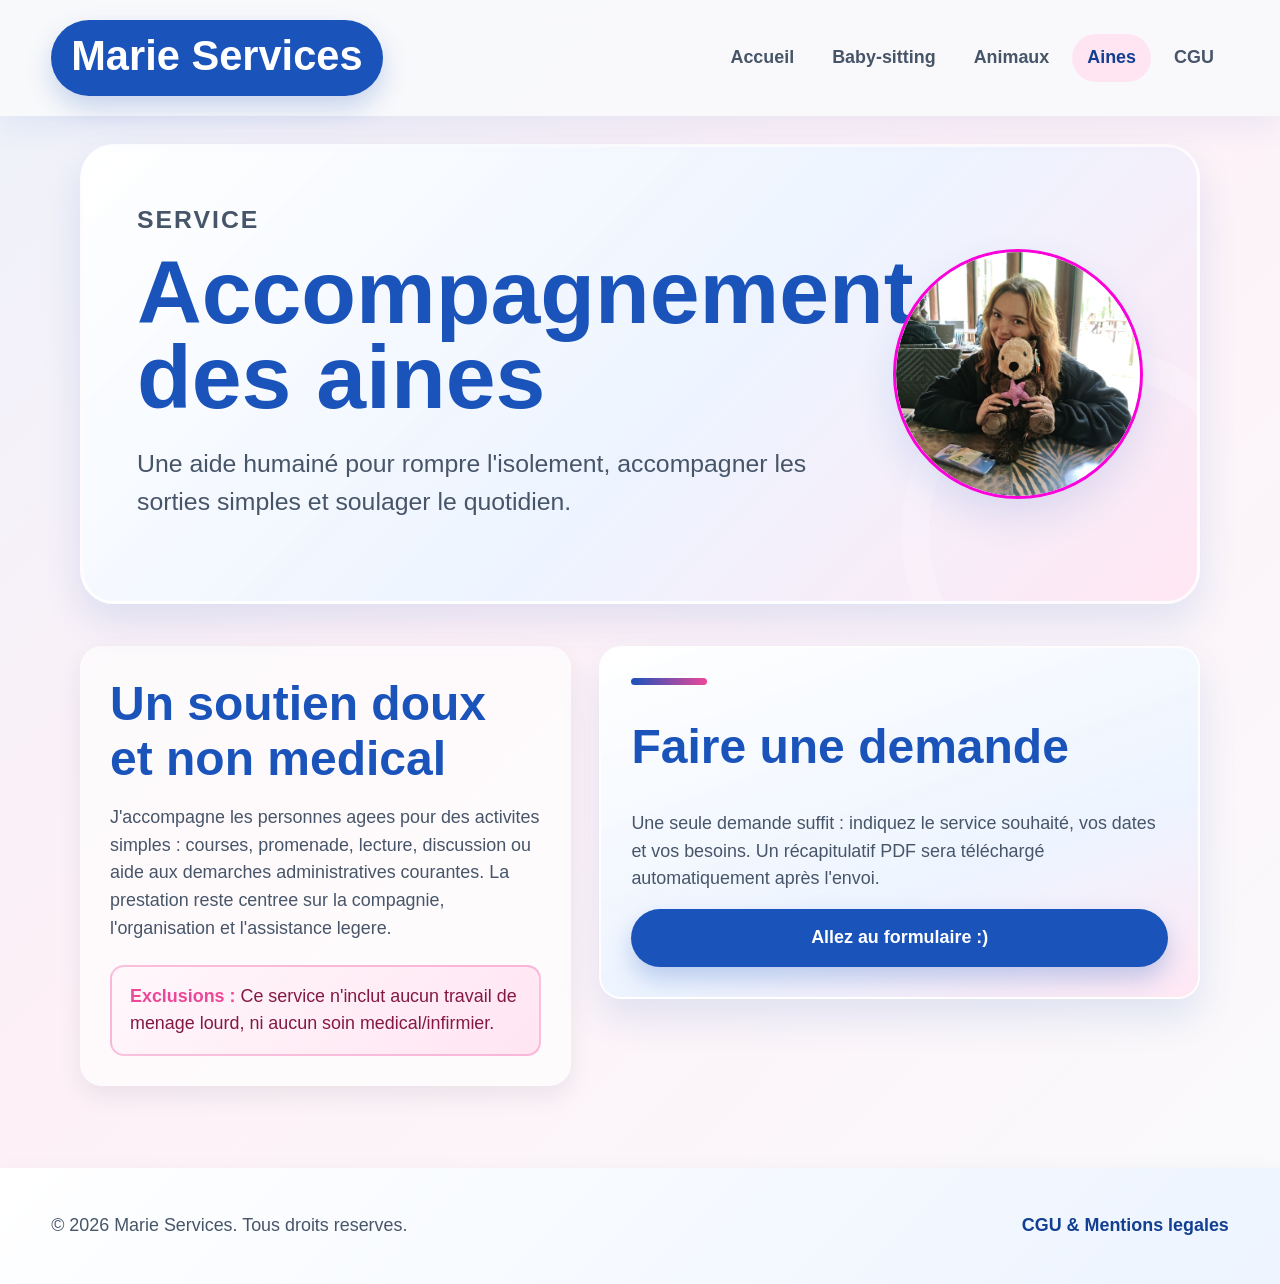
<file: seniors.html>
<!DOCTYPE html>
<html lang="fr">
<head>
  <meta charset="UTF-8">
  <meta name="viewport" content="width=device-width, initial-scale=1.0">
  <meta name="description" content="Service d'accompagnement des aines : courses, promenade, lecture et demarches simples.">
  <title>Marie Services - Accompagnement des aines</title>
  <link rel="stylesheet" href="style.css">
  <script src="script.js" defer></script>
</head>
<body>
  <header class="site-header">
    <a class="site-brand" href="index.html" aria-label="Marie Services, retour a l'accueil">Marie Services</a>
    <button class="nav-toggle" type="button" aria-expanded="false" aria-controls="main-nav">
      <span class="sr-only">Ouvrir le menu</span>
      <span aria-hidden="true"></span>
      <span aria-hidden="true"></span>
      <span aria-hidden="true"></span>
    </button>
    <nav class="main-nav" id="main-nav" aria-label="Navigation principale">
      <a href="index.html">Accueil</a>
      <a href="babysitting.html">Baby-sitting</a>
      <a href="animaux.html">Animaux</a>
      <a href="seniors.html">Aines</a>
      <a href="cgu.html">CGU</a>
    </nav>
  </header>

  <main>
    <section class="page-hero">
      <div>
        <p class="eyebrow">Service</p>
        <h1>Accompagnement des aines</h1>
        <p>Une aide humainé pour rompre l'isolement, accompagner les sorties simples et soulager le quotidien.</p>
      </div>
      <div class="profile-frame profile-frame-small" aria-label="Photo de profil">
        <img src="/imgs/marie_pdp.jpeg" alt="Portrait de Marie Dupont" onerror="this.style.display='none'; this.nextElementSibling.style.display='grid';">
        <span class="profile-placeholder" aria-hidden="true">Photo</span>
      </div>
    </section>

    <section class="two-column section">
      <div class="content-panel">
        <h2>Un soutien doux et non medical</h2>
        <p>
          J'accompagne les personnes agees pour des activites simples : courses, promenade, lecture, discussion ou aide aux demarches administratives courantes. La prestation reste centree sur la compagnie, l'organisation et l'assistance legere.
        </p>
        <div class="alert-box">
          <strong>Exclusions :</strong> Ce service n'inclut aucun travail de menage lourd, ni aucun soin medical/infirmier.
        </div>
      </div>


      <aside class="form-card action-panel" aria-labelledby="action-title">
        <h2 id ="">Faire une demande</h2>
        <p>Une seule demande suffit : indiquez le service souhaité, vos dates et vos besoins. Un récapitulatif PDF sera téléchargé automatiquement après l'envoi.</p>
        <a class="btn btn-primary" href="index.html#demande-rapide">Allez au formulaire  :)</a>
      </aside>

  </main>

  <footer class="site-footer">
    <p>&copy; 2026 Marie Services. Tous droits reserves.</p>
    <a href="cgu.html">CGU & Mentions legales</a>
  </footer>
</body>
</html>
</file>
<file: style.css>
@import url("https://fonts.cdnfonts.com/css/lazy-dog");

:root {
  --bg: #F9FAFB;
  --surface: #ffffff;
  --surface-soft: #eaf1ff;
  --text: #1E293B;
  --muted: #475569;
  --primary: #1A53BA;
  --primary-dark: #123f91;
  --accent: #EC4899;
  --accent-soft: #ffe5f2;
  --warning-bg: #fff3f8;
  --warning-border: #EC4899;
  --warning-text: #831843;
  --border: #dbe4f0;
  --shadow: 0 18px 38px rgba(26, 83, 186, 0.12);
  --shadow-soft: 0 10px 24px rgba(30, 41, 59, 0.08);
  --radius: 22px;
  --radius-small: 14px;
  --max-width: 1120px;
}

* {
  box-sizing: border-box;
}

html {
  scroll-behavior: smooth;
}

body {
  margin: 0;
  background:
    linear-gradient(135deg, rgba(26, 83, 186, 0.08) 0%, rgba(236, 72, 153, 0.08) 42%, rgba(249, 250, 251, 1) 100%);
  color: var(--text);
  font-family: Arial, Helvetica, sans-serif;
  font-size: 1.12rem;
  line-height: 1.55;
}

body.printing * {
  -webkit-print-color-adjust: exact;
  print-color-adjust: exact;
}

a {
  color: inherit;
}

img {
  display: block;
  max-width: 100%;
}

h1,
h2,
h3,
.hero-name,
.site-brand {
  hyphens: none;
  overflow-wrap: normal;
  text-wrap: balance;
  word-break: normal;
}

.sr-only {
  position: absolute;
  width: 1px;
  height: 1px;
  padding: 0;
  margin: -1px;
  overflow: hidden;
  clip: rect(0, 0, 0, 0);
  white-space: nowrap;
  border: 0;
}

.site-header {
  position: sticky;
  top: 0;
  z-index: 20;
  display: flex;
  align-items: center;
  justify-content: space-between;
  gap: 24px;
  padding: 20px clamp(18px, 4vw, 56px);
  background: rgba(249, 250, 251, 0.9);
  border-bottom: 0;
  box-shadow: 0 10px 30px rgba(26, 83, 186, 0.08);
  backdrop-filter: blur(14px);
}

.site-brand {
  display: inline-flex;
  align-items: center;
  min-height: 52px;
  border-radius: 999px;
  background: var(--primary);
  color: #fff;
  font-family: "Lazy Dog", "The Lazy Dog", "Comic Sans MS", Arial, Helvetica, sans-serif;
  font-size: clamp(1.8rem, 3.8vw, 2.6rem);
  font-weight: 800;
  padding: 4px 20px 8px;
  text-decoration: none;
  box-shadow: 0 12px 26px rgba(26, 83, 186, 0.22);
}

.main-nav {
  display: flex;
  align-items: center;
  gap: 8px;
}

.main-nav a {
  border-radius: 999px;
  color: var(--muted);
  font-weight: 700;
  padding: 10px 15px;
  text-decoration: none;
  transition: background 160ms ease, color 160ms ease;
}

.main-nav a:hover,
.main-nav a:focus-visible,
.main-nav a.active {
  background: var(--accent-soft);
  color: var(--primary-dark);
  outline: none;
}

.nav-toggle {
  display: none;
  width: 44px;
  height: 44px;
  border: 1px solid var(--border);
  border-radius: var(--radius-small);
  background: var(--surface);
  cursor: pointer;
}

.nav-toggle span:not(.sr-only) {
  display: block;
  width: 20px;
  height: 2px;
  margin: 5px auto;
  background: var(--text);
}

.hero,
.page-hero,
.section {
  width: min(var(--max-width), calc(100% - 36px));
  margin-inline: auto;
}

.hero-content,
.page-hero > div,
.section-heading,
.content-panel,
.form-card,
.service-card {
  min-width: 0;
}

.hero {
  display: grid;
  grid-template-columns: minmax(0, 1.25fr) minmax(240px, 0.75fr);
  align-items: center;
  gap: clamp(28px, 6vw, 72px);
  position: relative;
  min-height: 610px;
  margin-top: 28px;
  padding: clamp(34px, 6vw, 66px);
  border: 3px solid rgba(255, 255, 255, 0.78);
  border-radius: 36px;
  background:
    linear-gradient(135deg, rgba(26, 83, 186, 0.96) 0%, rgba(26, 83, 186, 0.84) 58%, rgba(236, 72, 153, 0.86) 100%);
  box-shadow: 0 24px 55px rgba(26, 83, 186, 0.22);
  overflow: hidden;
}

.hero::before,
.page-hero::before {
  position: absolute;
  inset: auto -80px -120px auto;
  width: 320px;
  height: 320px;
  border: 28px solid rgba(255, 255, 255, 0.18);
  border-radius: 50%;
  content: "";
}

.hero h1,
.page-hero h1 {
  margin: 0;
  color: var(--primary);
  font-family: "Lazy Dog", "The Lazy Dog", "Comic Sans MS", Arial, Helvetica, sans-serif;
  font-size: clamp(3.4rem, 8.5vw, 7.3rem);
  line-height: 0.95;
  letter-spacing: 0;
}

.hero h1,
.hero .eyebrow,
.hero .hero-text {
  color: #fff;
}

.hero-name {
  margin: 20px 0 8px;
  color: #ffe5f2;
  font-family: "Lazy Dog", "The Lazy Dog", "Comic Sans MS", Arial, Helvetica, sans-serif;
  font-size: clamp(1.7rem, 3vw, 2.35rem);
  font-weight: 800;
}

.hero-text,
.page-hero p {
  max-width: 680px;
  color: var(--muted);
  font-size: clamp(1.25rem, 2vw, 1.55rem);
}

.hero .btn-secondary {
  background: rgba(255, 255, 255, 0.94);
}

.eyebrow {
  margin: 0 0 10px;
  color: var(--accent);
  font-size: 1rem;
  font-weight: 800;
  letter-spacing: 0.08em;
  text-transform: uppercase;
}

.hero-actions,
.form-actions {
  display: flex;
  flex-wrap: wrap;
  gap: 12px;
  margin-top: 28px;
}

.btn {
  display: inline-flex;
  align-items: center;
  justify-content: center;
  min-height: 52px;
  border: 2px solid transparent;
  border-radius: 999px;
  cursor: pointer;
  font: inherit;
  font-weight: 800;
  padding: 13px 22px;
  text-align: center;
  text-decoration: none;
  transition: transform 160ms ease, box-shadow 160ms ease, background 160ms ease;
}

.btn:hover,
.btn:focus-visible {
  transform: translateY(-1px) scale(1.04);
  outline: 3px solid rgba(236, 72, 153, 0.22);
}

.btn:disabled {
  cursor: wait;
  opacity: 0.68;
  transform: none;
}

.btn-primary {
  background: var(--primary);
  color: #fff;
  box-shadow: 0 12px 24px rgba(26, 83, 186, 0.25);
}

.btn-primary:hover {
  background: var(--primary-dark);
}

.btn-secondary,
.btn-small {
  background: var(--surface);
  border-color: var(--accent);
  color: var(--primary-dark);
}

.btn-small {
  min-height: 40px;
  padding: 9px 14px;
}

.profile-frame {
  position: relative;
  display: grid;
  place-items: center;
  width: min(100%, 340px);
  aspect-ratio: 1;
  justify-self: center;
  border: 4px solid #fb00da;
  border-radius: 50%;
  background: linear-gradient(135deg, #ffffff, #ffe5f2 48%, #dce9ff);
  box-shadow: var(--shadow);
  overflow: hidden;
  transition: transform 0.4s ease;

}

.profile-frame:hover {
  transform: scale(1.03);

}




.profile-frame-small {
  width: min(34vw, 250px);
  border-width: 3px;
}

.profile-frame img,
.profile-placeholder {
  width: 100%;
  height: 100%;
  border-radius: 50%;
  object-fit: cover;
  overflow: hidden;
}

.profile-placeholder {
  display: none;
  place-items: center;
  color: var(--primary);
  font-size: 2.2rem;
  font-weight: 800;
}

.section {
  padding: 42px 0;
}

.section-heading {
  max-width: 720px;
  margin-bottom: 22px;
}

.section-heading h2,
.content-panel h2,
.form-card h2,
.legal-content h2 {
  margin: 0 0 12px;
  color: var(--primary);
  font-family: "Lazy Dog", "The Lazy Dog", "Comic Sans MS", Arial, Helvetica, sans-serif;
  font-size: clamp(2rem, 4vw, 3rem);
  line-height: 1.15;
  letter-spacing: 0;
}

.service-card h3 {
  font-family: "Lazy Dog", "The Lazy Dog", "Comic Sans MS", Arial, Helvetica, sans-serif;
  font-size: 1.8rem;
  line-height: 1.1;
}

.accent-char {
  display: inline;
  font-size: 0.84em;
  line-height: inherit;
  vertical-align: 0.03em;
}

.no-break {
  white-space: nowrap;
}

.intro-card,
.service-card,
.feedback-card,
.form-card,
.legal-content article {
  border: 2px solid rgba(255, 255, 255, 0.92);
  border-radius: var(--radius);
  background: rgba(255, 255, 255, 0.82);
  box-shadow: var(--shadow);
}

.intro-card {
  position: relative;
  padding: clamp(22px, 4vw, 34px);
  background: linear-gradient(135deg, #ffffff 0%, #edf4ff 56%, #ffe7f3 100%);
}

.intro-card::before {
  position: absolute;
  top: 18px;
  right: 22px;
  color: var(--accent);
  content: "♥";
  font-size: 2.2rem;
  font-weight: 900;
  line-height: 1;
}

.preview-grid {
  display: grid;
  grid-template-columns: repeat(3, minmax(0, 1fr));
  gap: 18px;
}

.service-card {
  display: flex;
  min-height: 310px;
  flex-direction: column;
  align-items: flex-start;
  padding: 28px;
  background: linear-gradient(155deg, rgba(255, 255, 255, 0.96) 0%, #edf4ff 62%, #ffeaf5 100%);
  transition: border-color 160ms ease, box-shadow 160ms ease, transform 160ms ease;
}

.service-card:hover {
  border-color: rgba(236, 72, 153, 0.55);
  box-shadow: 0 20px 42px rgba(26, 83, 186, 0.16);
  transform: translateY(-3px);
}

.service-card p {
  color: var(--muted);
  font-size: 1.18rem;
}

.service-card .btn {
  margin-top: auto;
}

.service-icon {
  display: grid;
  width: 70px;
  height: 70px;
  place-items: center;
  border: 2px solid rgba(236, 72, 153, 0.2);
  border-radius: 22px;
  background: rgba(255, 255, 255, 0.82);
  box-shadow: 0 10px 22px rgba(26, 83, 186, 0.08);
}

.service-icon img {
  width: 48px;
  height: 48px;
  object-fit: contain;
}

.feedback-grid {
  display: grid;
  grid-template-columns: repeat(2, minmax(0, 1fr));
  gap: 18px;
}

.feedback-card {
  display: flex;
  min-height: 250px;
  flex-direction: column;
  align-items: flex-start;
  padding: clamp(22px, 4vw, 30px);
  background: linear-gradient(155deg, rgba(255, 255, 255, 0.96) 0%, #edf4ff 64%, #fff7fb 100%);
}

.feedback-card h3 {
  margin: 0 0 10px;
  color: var(--primary);
  font-family: "Lazy Dog", "The Lazy Dog", "Comic Sans MS", Arial, Helvetica, sans-serif;
  font-size: 1.75rem;
  line-height: 1.1;
}

.feedback-card p {
  color: var(--muted);
}

.feedback-card .btn {
  margin-top: auto;
}

.page-hero {
  position: relative;
  display: grid;
  grid-template-columns: minmax(0, 1fr) auto;
  align-items: center;
  gap: clamp(20px, 5vw, 54px);
  margin-top: 28px;
  padding: clamp(30px, 5vw, 54px);
  border: 3px solid rgba(255, 255, 255, 0.8);
  border-radius: 34px;
  background:
    linear-gradient(135deg, rgba(255, 255, 255, 0.98) 0%, #edf4ff 55%, #ffe7f3 100%);
  box-shadow: var(--shadow);
  overflow: hidden;
}

.page-hero h1 {
  font-size: clamp(3rem, 7vw, 5.9rem);
}

.two-column {
  display: grid;
  grid-template-columns: minmax(0, 0.9fr) minmax(320px, 1.1fr);
  gap: 28px;
  align-items: start;
}

.content-panel {
  padding: clamp(20px, 4vw, 30px);
  border-radius: var(--radius);
  background: rgba(255, 255, 255, 0.68);
  box-shadow: var(--shadow-soft);
}

.content-panel p,
.legal-content p {
  color: var(--muted);
}

.check-list {
  padding-left: 20px;
  color: var(--muted);
}

.check-list li + li {
  margin-top: 8px;
}

.alert-box,
.notice,
.custom-message,
.privacy-note,
.form-status {
  border-radius: var(--radius-small);
  padding: 16px 18px;
}

.alert-box {
  margin-top: 22px;
  border: 2px solid rgba(236, 72, 153, 0.3);
  background: linear-gradient(135deg, #fff7fb 0%, #ffe5f2 100%);
  color: var(--warning-text);
}

.alert-box strong,
.strong-notice strong {
  color: var(--accent);
}

.form-card {
  position: relative;
  padding: clamp(20px, 4vw, 30px);
  background: linear-gradient(160deg, rgba(255, 255, 255, 0.98) 0%, #edf4ff 64%, #ffe8f4 100%);
  overflow: hidden;
}

.form-card::before {
  display: block;
  width: 76px;
  height: 7px;
  margin-bottom: 18px;
  border-radius: 999px;
  background: linear-gradient(90deg, var(--primary), var(--accent));
  content: "";
}

.form-card h2 {
  margin-bottom: 20px;
}

.service-form {
  display: grid;
  gap: 18px;
}

.form-grid {
  display: grid;
  grid-template-columns: repeat(2, minmax(0, 1fr));
  gap: 14px;
}

.service-details {
  display: grid;
  gap: 16px;
  min-width: 0;
  margin: 0;
  padding: 18px;
  border: 2px solid rgba(26, 83, 186, 0.12);
  border-radius: var(--radius-small);
  background: rgba(255, 255, 255, 0.58);
}

.service-details[hidden] {
  display: none;
}

.service-details legend {
  padding: 0 8px;
  color: var(--primary);
  font-weight: 900;
}

.schedule-fieldset {
  display: grid;
  gap: 14px;
  min-width: 0;
  margin: 0;
  padding: 18px;
  border: 2px solid rgba(236, 72, 153, 0.16);
  border-radius: var(--radius-small);
  background: rgba(255, 247, 251, 0.56);
}

.schedule-fieldset legend {
  padding: 0 8px;
  color: var(--accent);
  font-weight: 900;
}

.schedule-list {
  display: grid;
  gap: 12px;
}

.schedule-row {
  display: grid;
  grid-template-columns: minmax(130px, 1fr) minmax(105px, 0.7fr) minmax(105px, 0.7fr) minmax(170px, 1.2fr) auto;
  gap: 10px;
  align-items: end;
}

.schedule-row .btn {
  min-height: 54px;
}

label {
  display: grid;
  gap: 9px;
  color: var(--text);
  font-weight: 800;
  font-size: 1rem;
}

input,
select,
textarea {
  width: 100%;
  border: 2px solid rgba(26, 83, 186, 0.13);
  border-radius: 18px;
  background: rgba(255, 255, 255, 0.96);
  color: var(--text);
  font: inherit;
  font-weight: 500;
  min-height: 54px;
  padding: 15px 17px;
  box-shadow: inset 0 1px 0 rgba(255, 255, 255, 0.8), 0 8px 18px rgba(26, 83, 186, 0.05);
  transition: border-color 160ms ease, box-shadow 160ms ease, transform 160ms ease;
}

select {
  cursor: pointer;
}

textarea {
  min-height: 150px;
  resize: vertical;
}

input:focus,
select:focus,
textarea:focus {
  border-color: var(--accent);
  box-shadow: 0 0 0 4px rgba(236, 72, 153, 0.16), 0 12px 24px rgba(26, 83, 186, 0.08);
  outline: none;
  transform: translateY(-1px);
}

input::placeholder,
textarea::placeholder {
  color: #8390a3;
}

.custom-message {
  margin: 0;
  border: 2px solid rgba(236, 72, 153, 0.28);
  background: rgba(255, 229, 242, 0.72);
  color: var(--warning-text);
  font-weight: 700;
}

.privacy-note {
  margin: 0;
  border: 2px solid rgba(26, 83, 186, 0.14);
  background: rgba(234, 241, 255, 0.72);
  color: var(--muted);
  font-size: 0.96rem;
  font-weight: 700;
}

.form-status {
  margin: 0;
  border: 2px solid transparent;
  font-weight: 800;
}

.form-status:empty,
.form-status[hidden] {
  display: none;
}

.form-status-success {
  border-color: rgba(22, 163, 74, 0.28);
  background: rgba(240, 253, 244, 0.92);
  color: #166534;
}

.form-status-error {
  border-color: rgba(220, 38, 38, 0.28);
  background: rgba(254, 242, 242, 0.92);
  color: #991b1b;
}

.form-status-warning {
  border-color: rgba(245, 158, 11, 0.35);
  background: rgba(255, 251, 235, 0.94);
  color: #92400e;
}

.checkbox-label {
  display: flex;
  align-items: flex-start;
  gap: 12px;
  color: var(--muted);
  font-size: 0.96rem;
  font-weight: 700;
  line-height: 1.4;
}

.checkbox-label input {
  width: 20px;
  min-width: 20px;
  height: 20px;
  min-height: 20px;
  margin-top: 2px;
  padding: 0;
  box-shadow: none;
}

.honeypot-field {
  position: absolute;
  left: -10000px;
  width: 1px;
  height: 1px;
  overflow: hidden;
}

.strong-notice {
  border: 0;
  border-left: 7px solid var(--accent);
  background: rgba(255, 247, 251, 0.88);
  color: var(--warning-text);
  font-weight: 700;
  box-shadow: 0 10px 22px rgba(236, 72, 153, 0.08);
}

.form-actions {
  margin-top: 8px;
  padding-top: 18px;
  border-top: 2px solid rgba(26, 83, 186, 0.08);
}

.action-panel {
  display: grid;
  gap: 16px;
}

.action-panel p {
  margin: 0;
  color: var(--muted);
}

.legal-content {
  display: grid;
  gap: 18px;
  max-width: 900px;
}

.legal-content article {
  padding: clamp(20px, 4vw, 30px);
}

.site-footer {
  display: flex;
  flex-wrap: wrap;
  align-items: center;
  justify-content: space-between;
  gap: 12px;
  margin-top: 40px;
  padding: 26px clamp(18px, 4vw, 56px);
  border-top: 0;
  background: linear-gradient(135deg, #ffffff 0%, #edf4ff 100%);
  color: var(--muted);
  box-shadow: var(--shadow-soft);
}

.site-footer a {
  color: var(--primary-dark);
  font-weight: 800;
  text-decoration: none;
}

.footer-link-button {
  border: 0;
  background: transparent;
  color: var(--primary-dark);
  cursor: pointer;
  font: inherit;
  font-weight: 800;
  padding: 0;
  text-align: left;
}

.footer-link-button:hover,
.footer-link-button:focus-visible,
.site-footer a:hover,
.site-footer a:focus-visible {
  color: var(--accent);
  outline: none;
}

.footer-links {
  display: flex;
  flex-wrap: wrap;
  gap: 12px 18px;
  justify-content: flex-end;
}

.feedback-popover {
  position: fixed;
  inset: 0;
  z-index: 60;
  display: grid;
  place-items: center;
  padding: 20px;
  background: rgba(15, 23, 42, 0.42);
}

.feedback-popover[hidden] {
  display: none;
}

.feedback-popover-panel {
  position: relative;
  display: grid;
  width: min(100%, 480px);
  gap: 16px;
  padding: clamp(22px, 4vw, 30px);
  border: 2px solid rgba(255, 255, 255, 0.92);
  border-radius: var(--radius);
  background: #fff;
  box-shadow: 0 24px 55px rgba(15, 23, 42, 0.22);
}

.feedback-popover-panel h2 {
  margin: 0;
  color: var(--primary);
  font-family: "Lazy Dog", "The Lazy Dog", "Comic Sans MS", Arial, Helvetica, sans-serif;
  font-size: clamp(2rem, 5vw, 2.7rem);
  line-height: 1.05;
}

.feedback-popover-panel p {
  margin: 0;
  color: var(--muted);
}

.feedback-close {
  position: absolute;
  top: 12px;
  right: 12px;
  display: grid;
  width: 40px;
  height: 40px;
  place-items: center;
  border: 1px solid var(--border);
  border-radius: 50%;
  background: var(--surface);
  color: var(--text);
  cursor: pointer;
  font-size: 1.6rem;
  font-weight: 800;
  line-height: 1;
}

.feedback-close:hover,
.feedback-close:focus-visible {
  border-color: var(--accent);
  color: var(--accent);
  outline: none;
}

.copy-status {
  padding: 12px 14px;
  border-radius: var(--radius-small);
  background: rgba(234, 241, 255, 0.72);
  color: var(--primary-dark);
  font-weight: 800;
}

.copy-status[hidden] {
  display: none;
}

@media (max-width: 820px) {
  body {
    font-size: 1.04rem;
  }

  .site-header {
    align-items: center;
    gap: 12px;
    padding: 12px 14px;
  }

  .site-brand {
    min-height: 44px;
    max-width: calc(100% - 58px);
    font-size: clamp(1.45rem, 7vw, 2rem);
    padding: 3px 15px 7px;
    white-space: nowrap;
  }

  .nav-toggle {
    display: block;
    flex: 0 0 auto;
  }

  .main-nav {
    position: absolute;
    top: calc(100% + 10px);
    right: 14px;
    left: 14px;
    display: none;
    flex-direction: column;
    align-items: stretch;
    padding: 12px;
    border: 1px solid var(--border);
    border-radius: var(--radius);
    background: #fff;
    box-shadow: var(--shadow);
  }

  .main-nav.is-open {
    display: flex;
  }

  .main-nav a {
    border-radius: var(--radius-small);
    padding: 13px 14px;
  }

  .hero,
  .page-hero,
  .section {
    width: min(var(--max-width), calc(100% - 24px));
  }

  .hero,
  .page-hero,
  .two-column,
  .preview-grid,
  .feedback-grid {
    grid-template-columns: 1fr;
  }

  .hero {
    min-height: auto;
    gap: 26px;
    margin-top: 16px;
    padding: 28px 20px 30px;
    border-radius: 28px;
    text-align: center;
  }

  .hero h1 {
    font-size: clamp(3rem, 15vw, 4.8rem);
    line-height: 0.96;
  }

  .hero-name {
    font-size: clamp(1.55rem, 8vw, 2.25rem);
  }

  .hero-text,
  .page-hero p {
    font-size: 1.08rem;
  }

  .hero-actions {
    justify-content: center;
  }

  .profile-frame {
    width: min(64vw, 250px);
  }

  .profile-frame-small {
    width: min(52vw, 210px);
  }

  .section {
    padding: 30px 0;
  }

  .section-heading {
    margin-bottom: 18px;
  }

  .section-heading h2,
  .content-panel h2,
  .form-card h2,
  .legal-content h2 {
    font-size: clamp(1.9rem, 9vw, 2.65rem);
    line-height: 1.08;
  }

  .service-card {
    min-height: auto;
    padding: 22px;
  }

  .feedback-card {
    min-height: auto;
  }

  .page-hero {
    gap: 22px;
    margin-top: 16px;
    padding: 26px 20px;
    border-radius: 28px;
    text-align: center;
  }

  .page-hero h1 {
    font-size: clamp(2.55rem, 12vw, 4rem);
    line-height: 1;
  }

  .page-hero .profile-frame {
    margin-inline: auto;
  }

  .content-panel,
  .form-card,
  .legal-content article,
  .intro-card {
    padding: 22px;
  }

  .two-column {
    gap: 20px;
  }
}

@media (max-width: 560px) {
  .hero,
  .page-hero,
  .section {
    width: min(var(--max-width), calc(100% - 18px));
  }

  .hero::before,
  .page-hero::before {
    width: 210px;
    height: 210px;
    border-width: 18px;
    inset: auto -72px -96px auto;
  }

  .hero {
    padding: 24px 16px 26px;
  }

  .hero h1 {
    font-size: clamp(2.75rem, 16vw, 4.15rem);
  }

  .page-hero {
    padding: 24px 16px;
  }

  .page-hero h1 {
    font-size: clamp(2.25rem, 12vw, 3.25rem);
  }

  .section-heading h2,
  .content-panel h2,
  .form-card h2,
  .legal-content h2 {
    font-size: clamp(1.75rem, 9vw, 2.35rem);
  }

  .service-card h3 {
    font-size: 1.55rem;
  }

  .profile-frame {
    width: min(58vw, 220px);
  }

  .profile-frame-small {
    width: min(48vw, 180px);
  }

  .form-grid {
    grid-template-columns: 1fr;
  }

  .schedule-row {
    grid-template-columns: 1fr;
  }

  .hero-actions,
  .form-actions,
  .site-footer {
    flex-direction: column;
    align-items: stretch;
  }

  .footer-links {
    flex-direction: column;
    gap: 10px;
  }

  .btn {
    width: 100%;
    min-height: 50px;
    padding-inline: 16px;
  }

  input,
  select,
  textarea {
    min-height: 50px;
    padding: 13px 14px;
  }
}

@media (max-width: 390px) {
  .site-brand {
    font-size: 1.32rem;
    padding-inline: 12px;
  }

  .hero h1 {
    font-size: clamp(2.35rem, 15vw, 3.45rem);
  }

  .page-hero h1 {
    font-size: clamp(1.8rem, 9.5vw, 2.45rem);
  }

  .section-heading h2,
  .content-panel h2,
  .form-card h2,
  .legal-content h2 {
    font-size: clamp(1.55rem, 8.5vw, 2.05rem);
  }

  .content-panel,
  .form-card,
  .legal-content article,
  .intro-card,
  .service-card {
    padding: 18px;
  }
}

@media print {
  @page {
    margin: 16mm;
  }

  body {
    background: #fff;
  }

  .site-header,
  .site-footer,
  .page-hero,
  .hero,
  .section-heading,
  .content-panel,
  .form-actions,
  .btn,
  .nav-toggle {
    display: none !important;
  }

  body.printing .printable-request {
    display: block !important;
    width: 100%;
    padding: 0;
    border: 0;
    box-shadow: none;
  }

  body.printing .printable-request h2 {
    margin-bottom: 18px;
  }

  body.printing .two-column,
  body.printing .section {
    display: block;
    width: 100%;
    margin: 0;
    padding: 0;
  }

  input,
  select,
  textarea {
    border: 1px solid #777;
  }
}
@keyframe scale {
        0% {
            transform: scale(1.0);
            -webkit-transform: scale(1.0);
        }
        100% {
            transform: scale(1.5);
            -webkit-transform: scale(1.5);
        }
}
</file>
